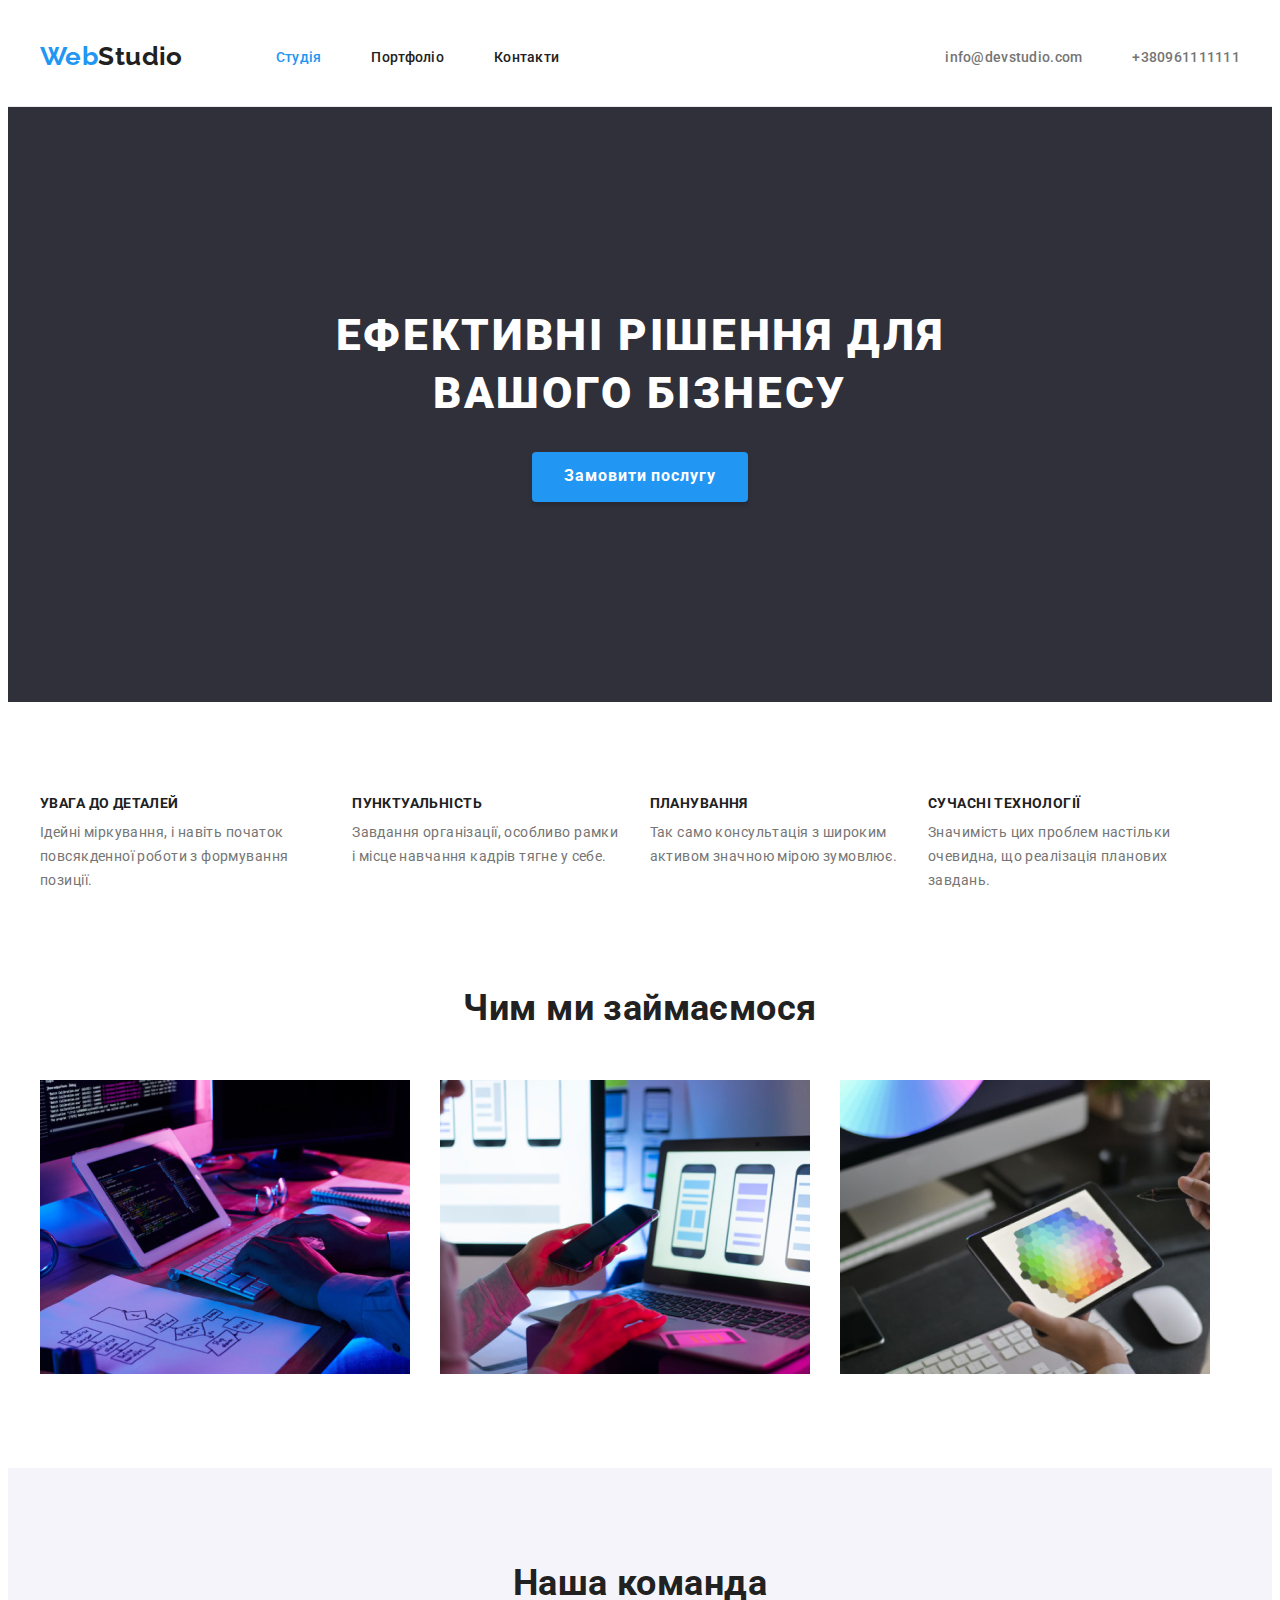
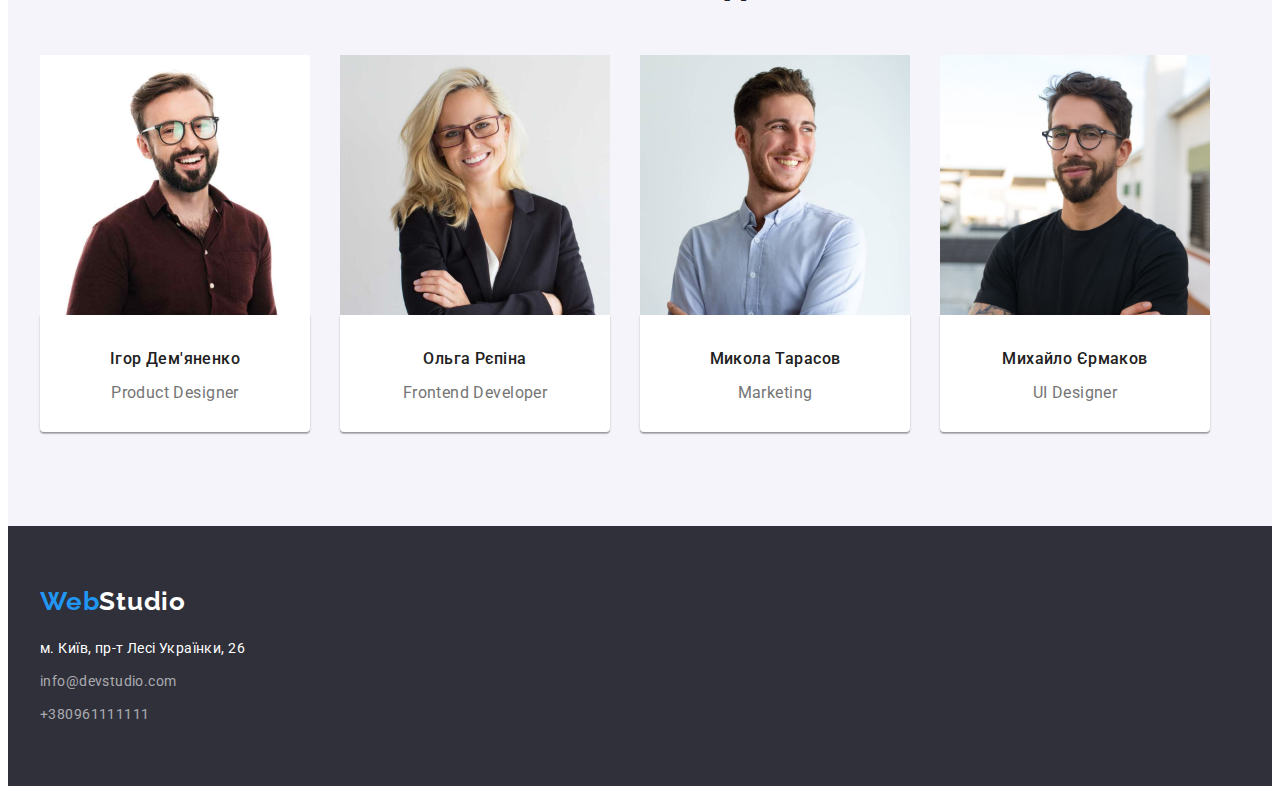
<file: index.html>
<!DOCTYPE html>
<html lang="uk">

<head>
  <meta charset="UTF-8">
  <meta http-equiv="X-UA-Compatible" content="IE=edge">
  <meta name="viewport" content="width=device-width, initial-scale=1.0">
  <title> Студія </title>
  <link href="https://fonts.googleapis.com/css2?family=Raleway:wght@700&family=Roboto:wght@400;500;700;900&display=swap"
    rel="stylesheet">

  <link rel="stylesheet" href="https://cdnjs.cloudflare.com/ajax/libs/modern-normalize/1.1.0/modern-normalize.min.css"
    integrity="sha512-wpPYUAdjBVSE4KJnH1VR1HeZfpl1ub8YT/NKx4PuQ5NmX2tKuGu6U/JRp5y+Y8XG2tV+wKQpNHVUX03MfMFn9Q=="
    crossorigin="anonymous" referrerpolicy="no-referrer" />

  <link rel="stylesheet" href="./CSS/styles.css">
</head>

<body>
  <!--Навігація-->

  <header class="page-header">
    <div class="container header-container">
      <nav class="site-nav">
        <a href="" class="logo-nav"> <span class="web-accent">Web</span>Studio </a>
        <ul class="item-list">
          <li class="item"> <a href="./index.html" class="current-link"> Студія </a> </li>
          <li class="item"> <a href="./portfolio.html" class="link"> Портфоліо </a> </li>
          <li class="item"> <a href="" class="link"> Контакти </a> </li>
        </ul>
      </nav>

      <ul class="contacts-list">
        <li class="step"> <a href="" class="mail-accent"> info@devstudio.com </a></li>
        <li class="step"> <a href="" class="tel-number"> +380961111111 </a> </li>
      </ul>
    </div>
  </header>

  
  <main>
    <!--Шапка-->
    <section class="section hero">
      <h1 class="hero-title"> Ефективні рішення для вашого бізнесу </h1>
      <button type="button" class="hero-button"> Замовити послугу </button>
    </section>

    <!--Особливості-->
    <section class="section section-list">
      <div class="container">
        <h2 hidden> для додавання заголовку h3</h2>
        <ul class="feature-list">
          <li>
            <h3 class="title"> УВАГА ДО ДЕТАЛЕЙ </h3>
            <p class="features-text"> Ідейні міркування, і навіть початок повсякденної роботи з формування позиції. </p>
          </li>
          <li>
            <h3 class="title"> ПУНКТУАЛЬНІСТЬ</h3>
            <p class="features-text"> Завдання організації, особливо рамки і місце навчання кадрів тягне у себе. </p>
          </li>
          <li>
            <h3 class="title"> ПЛАНУВАННЯ</h3>
            <p class="features-text"> Так само консультація з широким активом значною мірою зумовлює. </p>
          </li>
          <li>
            <h3 class="title"> СУЧАСНІ ТЕХНОЛОГІЇ</h3>
            <p class="features-text"> Значимість цих проблем настільки очевидна, що реалізація планових завдань. </p>
          </li>
        </ul>
      </div>
    </section>

    <section class="section section-work">
      <div class="container">
        <h2 class="section-title">Чим ми займаємося</h2>
        <ul class="work-list">
          <li class="work-item"> <a href=""> <img src="./images/img1.jpg" alt="Клавіатура" height="294" width="370">
            </a> </li>
          <li class="work-item"> <a href=""> <img src="./images/img2.jpg" alt="Телефон" height="294" width="370"> </a>
          </li>
          <li class="work-item"> <a href=""> <img src="./images/img3.jpg" alt="Планшет" height="294" width="370"> </a>
          </li>
        </ul>
      </div>
    </section>

    <!-- Наша команда -->
    <section class="section our-team">
      <div class="container">
        <h2 class="section-title"> Наша команда </h2>

        <ul class="team-style">

          <li class="team-item">

            <img src="./images/IgorD1.jpg" alt="Ігор_Демяненко" width="270" height="260">
            <div class="team-workers">
              <h3 class="team-worker">Ігор Дем'яненко </h3>
              <p class="team-job"> Product Designer</p>
            </div>
          </li>


          <li class="team-item">

            <img src="./images/OlgaR2.jpg" alt="Ольга_Демяненко" width="270" height="260">
            <div class="team-workers">
              <h3 class="team-worker"> Ольга Рєпіна </h3>
              <p class="team-job">Frontend Developer</p>
            </div>

          </li>

          <li class="team-item">

            <img src="./images/MykT3.jpg" alt="Микола_Тарасенко" width="270" height="260">
            <div class="team-workers">
              <h3 class="team-worker"> Микола Тарасов </h3>
              <p class="team-job">Marketing</p>
            </div>

          </li>

          <li class="team-item">

            <img src="./images/Мyhaylo4.jpg" alt="МИхайло_Єрмаков" width="270" height="260">
            <div class="team-workers">
              <h3 class="team-worker"> Михайло Єрмаков </h3>
              <p class="team-job">UI Designer</p>
            </div>
          </li>
        </ul>
      </div>
    </section>
  </main>

  <!--Футер-->
  <footer class="footer">
    <div class="container">
      <a href="./index.html" class="logo-foot"> <span class="web-accent">Web</span>Studio </a>
      <address class="footer-contacts">
        <ul class="contacts-box">
          <li class="footer-contact-item"> <a href="https://goo.gl/maps/c17dUtmcHRf1ZoTh7" class="place"> м. Київ, пр-т Лесі Українки,
              26 </a>
          </li>

          <li li class="footer-contact-item"> <a href="mailto:info@devstudio.com " class="mail"> info@devstudio.com </a> </li>

          <li li class="footer-contact-item"> <a href="tel:+380961111111" class="number">+380961111111</a> </li>
        </ul>
      </address>
    </div>
  </footer>
</body>
</html>
</file>
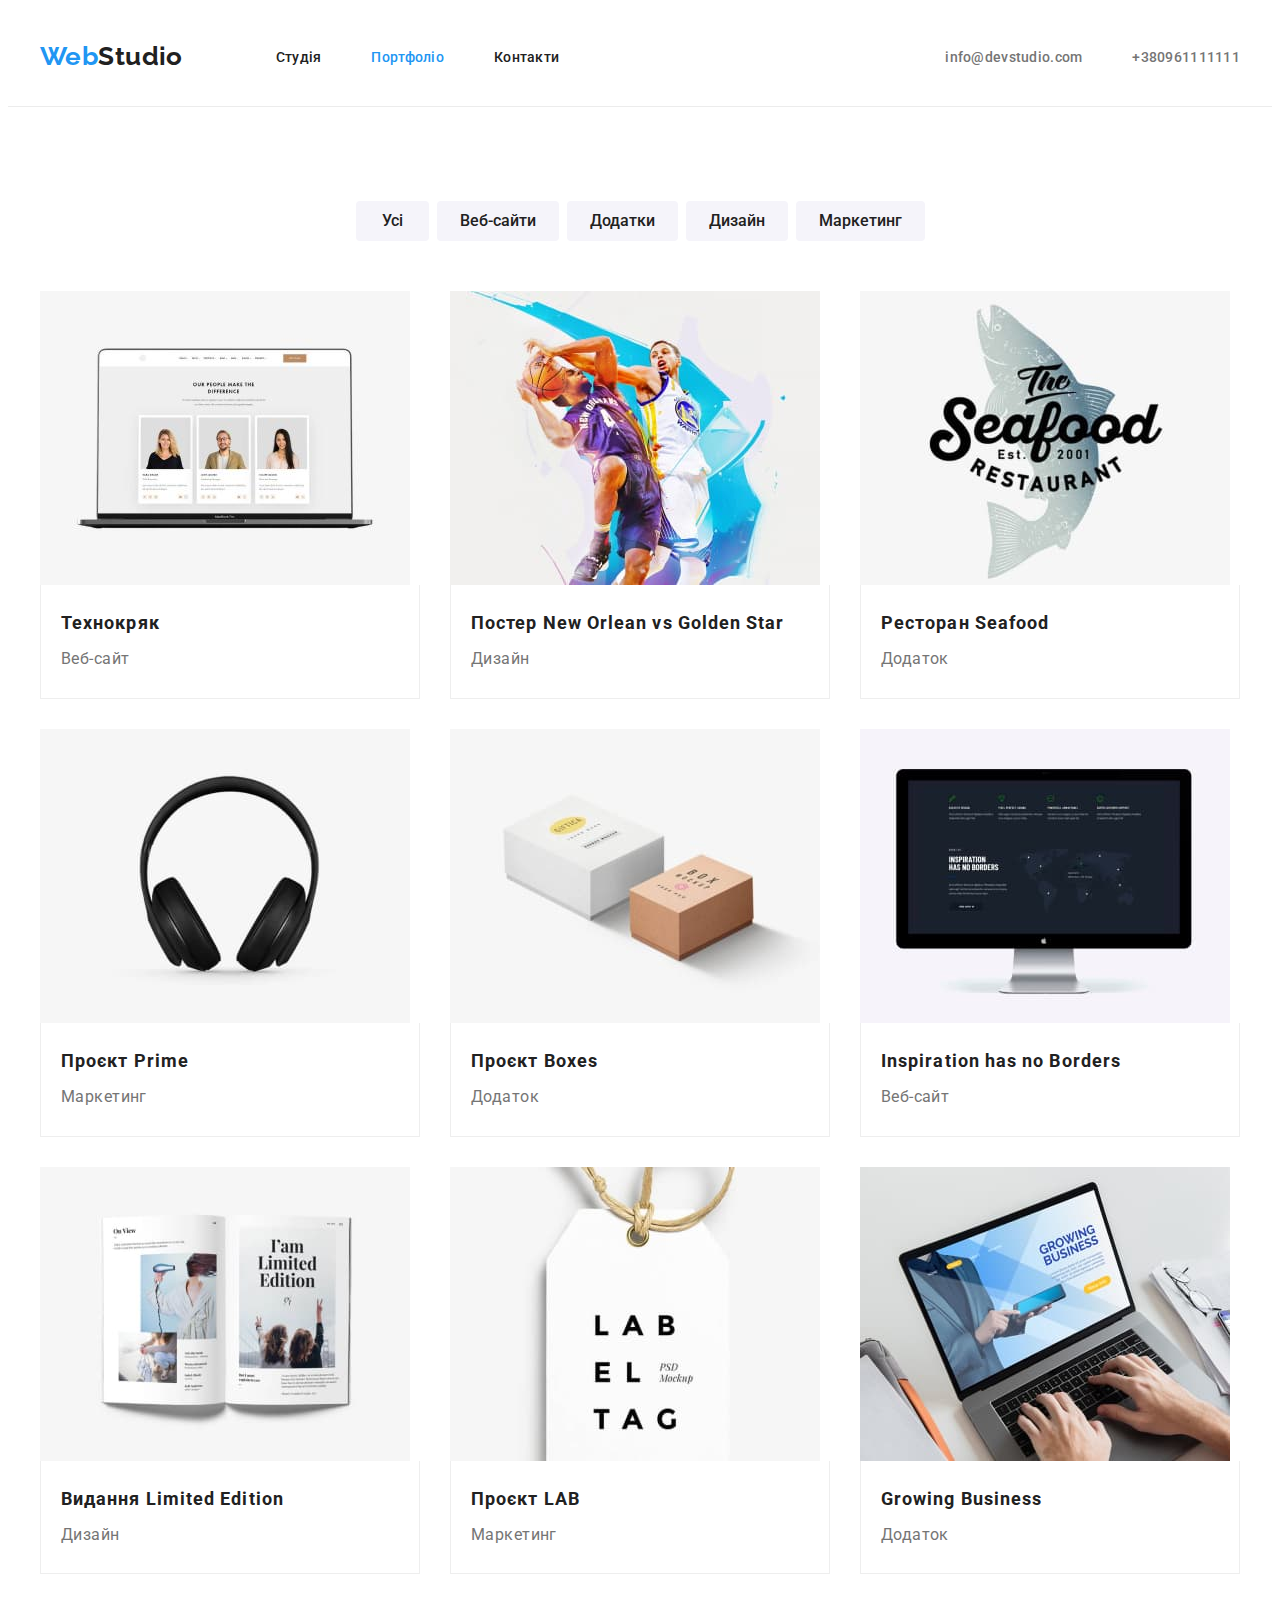
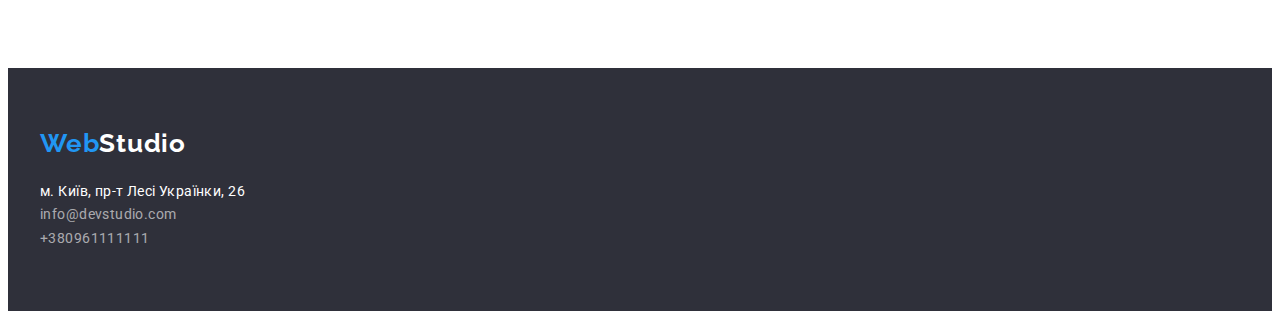
<file: portfolio.html>
<!DOCTYPE html>
<html lang="uk">

<head>
  <meta charset="UTF-8">
  <meta http-equiv="X-UA-Compatible" content="IE=edge">
  <meta name="viewport" content="width=device-width, initial-scale=1.0">
  <title>Портфоліо </title>
  <link href="https://fonts.googleapis.com/css2?family=Raleway:wght@700&family=Roboto:wght@400;500;700;900&display=swap"
    rel="stylesheet">

  <link rel="stylesheet" href="https://cdnjs.cloudflare.com/ajax/libs/modern-normalize/1.1.0/modern-normalize.min.css"
    integrity="sha512-wpPYUAdjBVSE4KJnH1VR1HeZfpl1ub8YT/NKx4PuQ5NmX2tKuGu6U/JRp5y+Y8XG2tV+wKQpNHVUX03MfMFn9Q=="
    crossorigin="anonymous" referrerpolicy="no-referrer" />

  <link rel="stylesheet" href="./CSS/styles.css">
</head>

<body>
  <!--Навігація-->

  <header class="page-header">
    <div class="container header-container">
      <nav class="site-nav">
        <a href="" class="logo-nav"> <span class="web-accent">Web</span>Studio </a>
        <ul class="item-list">
          <li class="item"> <a href="./index.html" class="link"> Студія </a> </li>
          <li class="item"> <a href="./portfolio.html" class="current-link"> Портфоліо </a> </li>
          <li class="item"> <a href="" class="link"> Контакти </a> </li>
        </ul>
      </nav>

      <ul class="contacts-list">
        <li class="step"> <a href="" class="mail-accent"> info@devstudio.com </a></li>
        <li class="step"> <a href="" class="tel-number"> +380961111111 </a> </li>
      </ul>
    </div>
  </header>


  <main>

    <h1 hidden>Прихований</h1>
    <h2 hidden> Прихований </h2>

    <!--Фільтр-->
    <section class="section portfolio-section">
      <div class="container">
        <ul class="button-list">
          <li class="button-item"> <button type="button" class="filtr-butt"> Усі </button> </li>
          <li class="button-item"> <button type="button" class="filtr-butt"> Веб-сайти </button> </li>
          <li class="button-item"> <button type="button" class="filtr-butt"> Додатки </button> </li>
          <li class="button-item"> <button type="button" class="filtr-butt"> Дизайн </button> </li>
          <li class="button-item"> <button type="button" class="filtr-butt"> Маркетинг </button> </li>
        </ul>
      </div>

      <div class="container">

        <ul class="portfolio">
          <li class="portfolio-img">
            <img src="./images/our-people1.jpg" alt="троє_людей" width="370" height="294">
            <div class="portfolio-description">
              <h3 class="portfolio-title"> Технокряк </h3>
              <p class="description"> Веб-сайт </p>
            </div>
          </li>
          <li class="portfolio-img">
            <img src="./images/basketboall2.jpg" alt="баскетболісти" width="370" height="294">
            <div class="portfolio-description">
              <h3 class="portfolio-title"> Постер New Orlean vs Golden Star </h3>
              <p class="description"> Дизайн </p>
            </div>
          </li>
          <li class="portfolio-img">
            <img src="./images/seafood3.jpg" alt="шрифт" width="370" height="294">
            <div class="portfolio-description">
              <h3 class="portfolio-title"> Ресторан Seafood </h3>
              <p class="description"> Додаток </p>
            </div>
          </li>
          <li class="portfolio-img">
            <img src="./images/headphone1.jpg" alt="навушники" width="370" height="294">
            <div class="portfolio-description">
              <h3 class="portfolio-title"> Проєкт Prime </h3>
              <p class="description"> Маркетинг</p>
            </div>
          </li>
          <li class="portfolio-img">
            <img src="./images/boxes2.jpg" alt="коробочки" width="370" height="294">
            <div class="portfolio-description">
              <h3 class="portfolio-title"> Проєкт Boxes </h3>
              <p class="description"> Додаток </p>
            </div>

          </li>
          <li class="portfolio-img">
            <img src="./images/monitor3.jpg" alt="монітор" width="370" height="294">
            <div class="portfolio-description">
              <h3 class="portfolio-title">Inspiration has no Borders</h3>
              <p class="description"> Веб-сайт </p>
            </div>
          </li>
          <li class="portfolio-img">
            <img src="./images/magazine1.jpg" alt="журнал" width="370" height="294">
            <div class="portfolio-description">
              <h3 class="portfolio-title"> Видання Limited Edition </h3>
              <p class="description"> Дизайн </p>
            </div>
          </li>
          <li class="portfolio-img">
            <img src="./images/lab2.jpg" alt="текст" width="370" height="294">
            <div class="portfolio-description">
              <h3 class="portfolio-title"> Проєкт LAB </h3>
              <p class="description">Маркетинг </p>
            </div>
          </li>

          <li class="portfolio-img">
            <img src="./images/writing3.jpg" alt="дурк на ноуті" width="370" height="294">
            <div class="portfolio-description">
              <h3 class="portfolio-title">Growing Business </h3>
              <p class="description">Додаток </p>
            </div>
          </li>

        </ul>
      </div>
    </section>

  </main>

  <!--Футер-->
  <footer class="footer">
    <div class="container">
      <a href="./index.html" class="logo-foot"> <span class="web-accent">Web</span>Studio </a>
      <address class="footer-contacts">
        <ul class="contacts-box">
          <li class="where"> <a href="https://goo.gl/maps/c17dUtmcHRf1ZoTh7" class="place"> м. Київ, пр-т Лесі Українки,
              26 </a>
          </li>

          <li> <a href="mailto:info@devstudio.com " class="mail"> info@devstudio.com </a> </li>

          <li> <a href="tel:+380961111111" class="number">+380961111111</a> </li>
        </ul>
      </address>
    </div>
  </footer>

</body>

</html>
</file>
<file: CSS/styles.css>
:root {
  --primary-text-color: #757575;
  --title-text-color: #212121;
  --accent-color: #2196F3;
  --primary-white-color: #ffffff;
}

/* Загальні оформлення */
body {
  font-family: 'Roboto', sans-serif;
  font-size: 14px;
  letter-spacing: 0.03em;
  background-color: white;
  color: var(--primary-text-color);
}

ul {
  list-style: none;
}

img {
  display: block;
  max-width: 100%;
}

h1,
h2,
h3,
h4,
h5,
h6,
p,
ul {
  margin: 0;
  padding: 0;
}

.visually-hidden {
  position: absolute;
  white-space: nowrap;
  width: 1px;
  height: 1px;
  overflow: hidden;
  border: 0;
  padding: 0;
  clip: rect(0 0 0 0);
  clip-path: inset(50%);
  margin: -1px;
}


/* Навігація */

.container {
  width: 1200px;
  padding: 0 15px;
  margin-left: auto;
  margin-right: auto;
}

.section {
 padding-top: 94px;
  padding-bottom: 94px;
}


.header-container {
  display: flex;
  align-items: center;
}

.page-header {
  border-bottom: 1px solid #ECECEC;
}

.site-nav {
  display: flex;
  align-items: center;
}


.logo-nav {
  display: block;
  padding-top: 24px;
  padding-bottom: 25px;
  margin-right: 93px;
}

.site-nav .logo-nav {
  font-family: 'Raleway';
  text-decoration: none;
  color: var(--title-text-color);
  font-size: 26px;
  line-height: 1.9;
  font-weight: 700;
}


.item-list {
  display: flex;
}

/* .item-list .item {
  margin-right: 50px;
} */

.item-list .item:last-child {
  margin-right: 0px;
}


.site-nav .web-accent {
  color: var(--accent-color);
}

.site-nav .link,
.current-link {
  display: block;
  margin-right: 50px;
  /* padding-top: 32px;
  padding-bottom: 32px; */

  text-decoration: none;
  color: var(--title-text-color);
  font-size: 14px;
  line-height: 1.1;
  letter-spacing: 0.02em;
  font-weight: 500;
}

.site-nav .link:hover,
.site-nav .link:focus {
  color: var(--accent-color);
}

.current-link {
  text-decoration: none;
  color: var(--accent-color);
  font-size: 14px;
  line-height: 1.1;
  letter-spacing: 0.02em;
  font-weight: 500;
}

.current-link:hover,
.current-link:focus {
  color: var(--accent-color);
}


.contacts-list {
  display: flex;
  margin-left: auto;
}

.contacts-list .mail-accent,
.tel-number {
  display: block;
  margin-right: 50px;
}

.mail-accent {
  text-decoration: none;
  color: var(--primary-text-color);
  font-size: 14px;
  line-height: 1.1;
  letter-spacing: 0.02em;
  font-weight: 500;
}

.mail-accent:hover,
.mail-accent:focus {
  color: var(--accent-color)
}

.tel-number {
  text-decoration: none;
  color: var(--primary-text-color);
  font-size: 14px;
  line-height: 1.1;
  letter-spacing: 0.02em;
  font-weight: 500;
  margin-right: 0px;
}

.tel-number:hover,
.tel-number:focus {
  color: var(--accent-color)
}



/* Шапка */
.hero {
  padding-top: 200px;
  padding-bottom: 200px;
  margin-left: auto;
  margin-right: auto;

  text-align: center;
  background-color: #2F303A;
  color: var(--primary-white-color);
}

.hero-title {
  max-width: 696px;
  margin-right: auto;
  margin-left: auto;
  margin-bottom: 30px;


  font-family: 'Roboto';
  font-weight: 900;
  font-size: 44px;
  line-height: 1.3;
  text-align: center;
  letter-spacing: 0.06em;
  text-transform: uppercase;
}

.hero-button {
  min-width: 216px;
  height: 50px;
  margin-right: auto;
  margin-left: auto;


  font-family: 'Roboto';
  color: var(--primary-white-color);
  background-color: var(--accent-color);
  box-shadow: 0px 4px 4px rgba(0, 0, 0, 0.15);
  border: none;
  border-radius: 4px;
  cursor: pointer;
  font-weight: 700;
  font-size: 16px;
  line-height: 1.8;
  letter-spacing: 0.06em;
}

.hero-button:focus {
  background-color: 188CE8;
}

.hero-button:hover {
  background-color: #188ce8;
}


/* <!--Особливості--> */

.section-list {
  display: flex;


}

.feature-list {
  display: flex;
}

.features-text {
  margin-right: 30px;

font-size: 14px;
  line-height: 1.71;
color: var(--primary-text-color);
}

.features-text:not(:last-child) {
  margin-right: 30px;
  max-width: 270px;
}

.section-list .title {
  margin-bottom: 10px;

  color: var(--title-text-color);
  font-weight: 700;
  font-size: 14px;
  line-height: 1.1;
  letter-spacing: 0.03em;
  text-transform: uppercase;
}



/* Чим ми займаємось */

.section-work {
  padding-top: 0px;
  padding-bottom: 94px;
}

.section-title {
  color: var(--title-text-color);
  font-size: 36px;
  line-height: 1.2;
  text-align: center;
}


.work-list {
  display: flex;
}

.section-title {
  margin-bottom: 50px;
}

.work-item:not(:last-child) {
  margin-right: 30px;
  max-width: 370px;
}

/* Наша команда */

.team-style {
  display: flex;
}

.our-team {
  margin-left: auto;
  margin-right: auto;
  background-color: #F5F4FA;
}

.team-item:not(:last-child) {
  margin-right: 30px;
}

.our-team .team-worker {
  margin-bottom: 10px;

  color: var(--title-text-color);
  font-size: 16px;
  font-weight: 500;
  line-height: 1.7;
  text-align: center;
}

.team-item:not(:last-child) {
  margin-right: 30px;
}

.team-workers {
  padding-top: 30px;
  padding-bottom: 30px;
  background-color: var(--primary-white-color);
  box-shadow: 0px 1px 3px rgba(0, 0, 0, 0.12), 0px 1px 1px rgba(0, 0, 0, 0.14), 0px 2px 1px rgba(0, 0, 0, 0.2);
  border-bottom-left-radius: 4px;
  border-bottom-right-radius: 4px;
}

.team-job {
  font-family: 'Roboto';
  font-style: normal;
  font-size: 16px;
  line-height: 1.2;
  text-align: center;
}


/* <!--Футер--> */
.footer {
display: block;
  padding-top: 60px;
  padding-bottom: 60px;
  margin-left: auto;
  margin-right: auto;
  background-color: #2F303A;
}


.logo-foot {
  display: block;
  font-family: 'Raleway';
  text-decoration: inherit;
  font-weight: 700;
  color: var(--primary-white-color);
  font-size: 26px;
  line-height: 1.2;
  letter-spacing: 0.03em;
}


.logo-foot .web-accent {
  color: var(--accent-color);
}

.footer-contacts {
  display: block;
  margin-top: 20px;
}

.contacts-box {
display: block;
}

.footer-contact-item,
.footer-contact-item {
  margin-top: 9px;
}


.place {
display: block;

  font-style: normal;
  text-decoration: none;
  font-family: 'Roboto';
  color: var(--primary-white-color);
  font-size: 14px;
  line-height: 1.7;
}

.mail {
  margin-top: 9px;

  font-style: normal;
  text-decoration: none;
  color: rgba(255, 255, 255, 0.6);
  font-size: 14px;
  line-height: 1.7;
}


.number {
  margin-top: 9px;
  font-style: normal;
  text-decoration: none;
  color: rgba(255, 255, 255, 0.6);
  font-size: 14px;
  line-height: 1.7;
}

.place:hover,
.place:focus,
.mail:hover,
.mail:focus,
.number:hover,
.number:focus {
  color: var(--accent-color);
}

/*  Портфоліо */



.button-list{
display: flex;
 justify-content: center;
  margin-bottom: 50px;
}

.button-item:not(:last-child) {
margin-right: 8px;
}


.button-list .filtr-butt {
  display: inline-block;
  min-width: 73px;
  border-radius: 4px;
  border: 1px solid transparent;
  padding: 6px 22px;

  cursor: pointer;
  font-family: 'Roboto';
  font-style: normal;
  color: var(--title-text-color);
  background-color: #F5F4FA;

  font-weight: 500;
  font-size: 16px;
  line-height: 1.6;
  text-align: center;
  border-radius: 4px;
}

.button-list .filtr-butt:hover,
.button-list .filtr-butt:focus {
  background-color: var(--accent-color);
}

.portfolio {
display: flex;
flex-wrap: wrap;
}

.portfolio-img {
flex-basis: calc((100% - 60px) / 3);
}

.portfolio-img:not(:nth-child(3n)) {
margin-right: 30px;
}

.portfolio-img:not(:nth-last-child(-n+3)) {
    margin-bottom: 30px;
}

.portfolio-description {
 border:  1px solid #EEEEEE;
  border-top: transparent;
  padding: 20px 24px 24px 20px;
  text-align: left;
}

.portfolio-title {
margin-bottom: 4px;
}


.portfolio .portfolio-title {
  color: var(--title-text-color);
  font-size: 18px;
  line-height: 2;
  letter-spacing: 0.06em;
}

.portfolio .description {
  color: var(--primary-text-color);
  font-size: 16px;
  line-height: 1.8;
}
</file>
